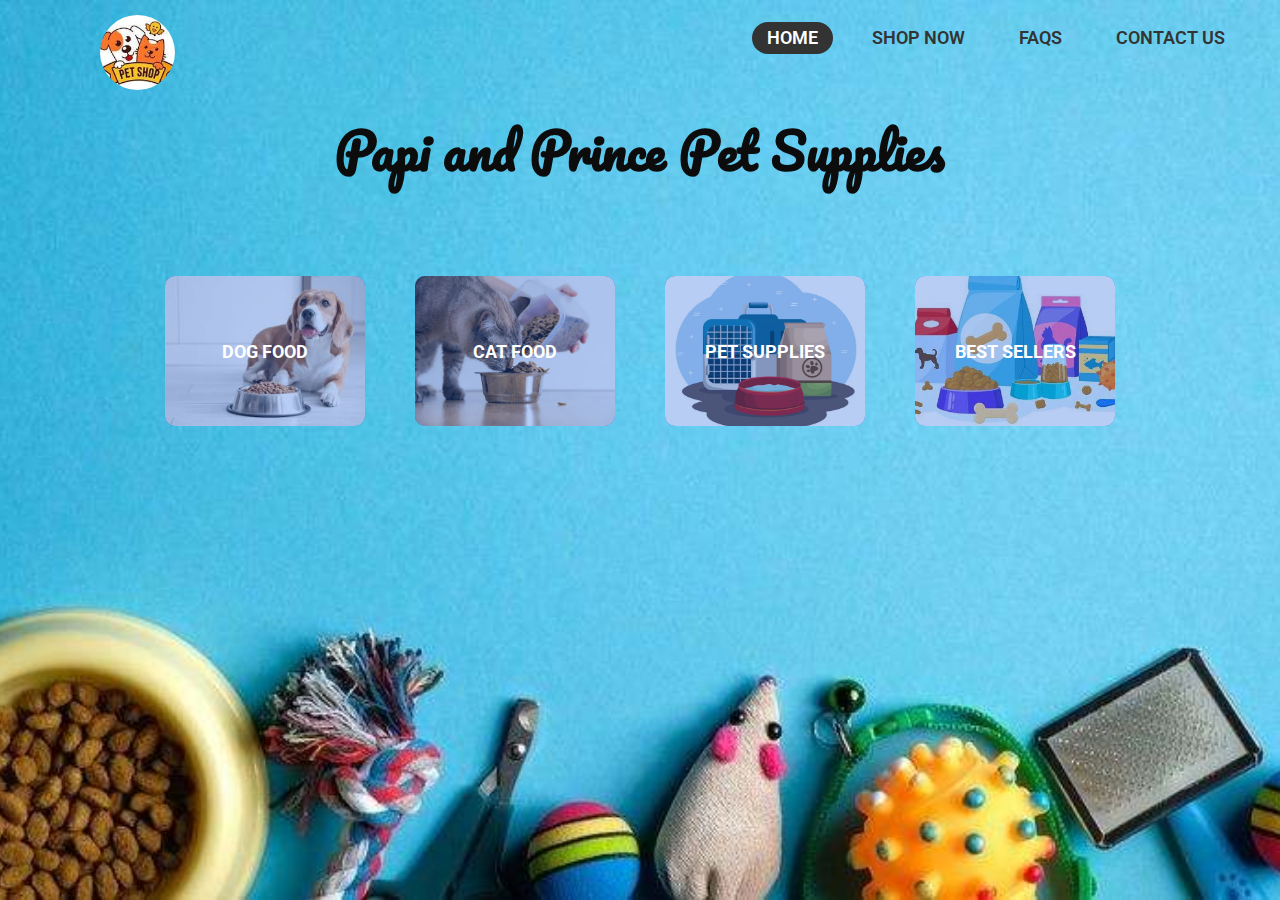
<file: index.html>
<!DOCTYPE html>
<html lang="en">
<head>
    <meta charset="UTF-8">
    <meta name="viewport" content="width=device-width, initial-scale=1.0">
    <title>Papi and Prince</title>
   <!--<link rel="stylesheet" href="style.css">-->
    <link rel="stylesheet" href="https://cdnjs.cloudflare.com/ajax/libs/font-awesome/6.0.0-beta3/css/all.min.css">
    <link href="https://fonts.googleapis.com/css2?family=Pacifico&amp;family=Roboto:wght@400;700&amp;display=swap" rel="stylesheet"/>
    <link href="https://developer.mozilla.org/en-US/docs/Web/CSS/font-family">
<style>
 body { /*background ng buong webpage*/
    background-image: url('back5.jpg');
            background-size: cover; 
            background-position: center; 
            background-repeat: no-repeat; 
            height: 100vh; 
            margin: 0; 
            font-family: 'Roboto', sans-serif;

}
/*para maging bilog ung logo*/
.circle-image {
    position: absolute;
    top: 15px;
    left: 100px;
    width: 75px;
    height: 75px;
    object-fit: cover;
    border-radius: 50%;
}
/* Para sa navigation bar */
.nav {
    position: absolute;
    top: 8px;
    right: 20px;
    padding: 20px;
    display: inline-block;
    gap: 20px;
    z-index: 10;
}
/* Para sa mga links sa navigation */
.nav a {
    position: relative;
    font-size: 1.1em;
    color: #333;
    font-weight: 600;
    text-decoration: none;
    margin-left: 20px;
    padding: 6px 15px;
    transition: .5s;
}
/* Para sa hover effect at active link */
.nav a:hover,
.nav a.active {
    color: #fff;
}
/* Para sa background ng hover effect */
.nav a span {
    position: absolute;
    top: 0;
    left: 0;
    width: 100%;
    height: 100%;
    background: #333;
    border-radius: 30px;
    z-index: -1;
    transform: scale(0);
    opacity: 0;
    transition: .5s;
}
/* Pag hover o active na link */
.nav a:hover span,
.nav a.active span {
    transform: scale(1);
    opacity: 1;
}
/* Para sa pangunahing content ng web page */
.main-content {
    text-align: center;
    padding: 50px 20px;
}
/* Para sa mga heading sa main content */
.main-content h2 {
    font-family: 'Pacifico',cursive;
    font-size: 50px;
    color: rgb(12, 12, 12);
    margin-top: -20px;
}
/* Para sa layout ng mga produkto */
.product-grid {
    display: flex;
    justify-content: center;
    flex-wrap: wrap;
    gap: 50px;
    margin-top: 120px;
}
/* Para sa bawat produkto */
.product {
    width: 200px;
    height: 150px;
    border-radius: 10px;
    display: flex;
    align-items: center;
    justify-content: center;
    color: white;
    font-weight: bold;
    font-size: 18px;
    position: relative;
    margin-top: -38px;
    background-color: #0f57dd;
}
/* Para sa image ng produkto */
.product img {
    width: 100%;
    height: 100%;
    border-radius: 10px;
    object-fit: cover;
    opacity: 0.7;
}
/* Para sa text sa loob ng produkto */
.product span {
    position: absolute;
}
</style>
   </head>
<body>
    <!-- Logo and Navigation part sa taas -->
    <div class="container-fluid">
        <img src="logo.jpg" alt="Circular image" class="circle-image">
        <div class="nav">
            <a href="#" class="active">HOME<span></span></a>
            <a href="/online-products/shopnow/shop.php">SHOP NOW<span></span></a>
            <a href="/online-products/faqs/faqs.html">FAQS<span></span></a>
            <a href="/online-products/Contact-info/contact.html">CONTACT US<span></span></a>
        </div>

    <!-- title ng online selling -->
    <div class="main-content">
        <br><br><br><br>
        <div class="home-container">
        <h2>Papi and Prince Pet Supplies</h2>
    </div>

 <!-- product section-->
<div class="product-grid">
    <a href="/online-products/image-products/dogfood.php" class="product">
        <img src="dog.jpg" alt="Dog Food" width="200" height="150" />
        <span>DOG FOOD</span>
    </a>
    
    <a href="/online-products/image-products/catfood.php" class="product">
        <img src="catfood.jpg" alt="Cat Food" width="200" height="150" />
        <span>CAT FOOD</span>
    </a>
    
    <a href="/online-products/image-products/petsupplies.php" class="product">
        <img src="sup.jpg" alt="Bird Food" width="200" height="150" />
        <span>PET SUPPLIES</span>
    </a>
    
    <a href="/online-products/image-products/sellerfood.php" class="product">
        <img src="sell3.jpg" alt="Best Seller Food" width="200" height="150" />
        <span>BEST SELLERS</span>
      </a>
    </div>
</div>

</body>
</html>
</file>
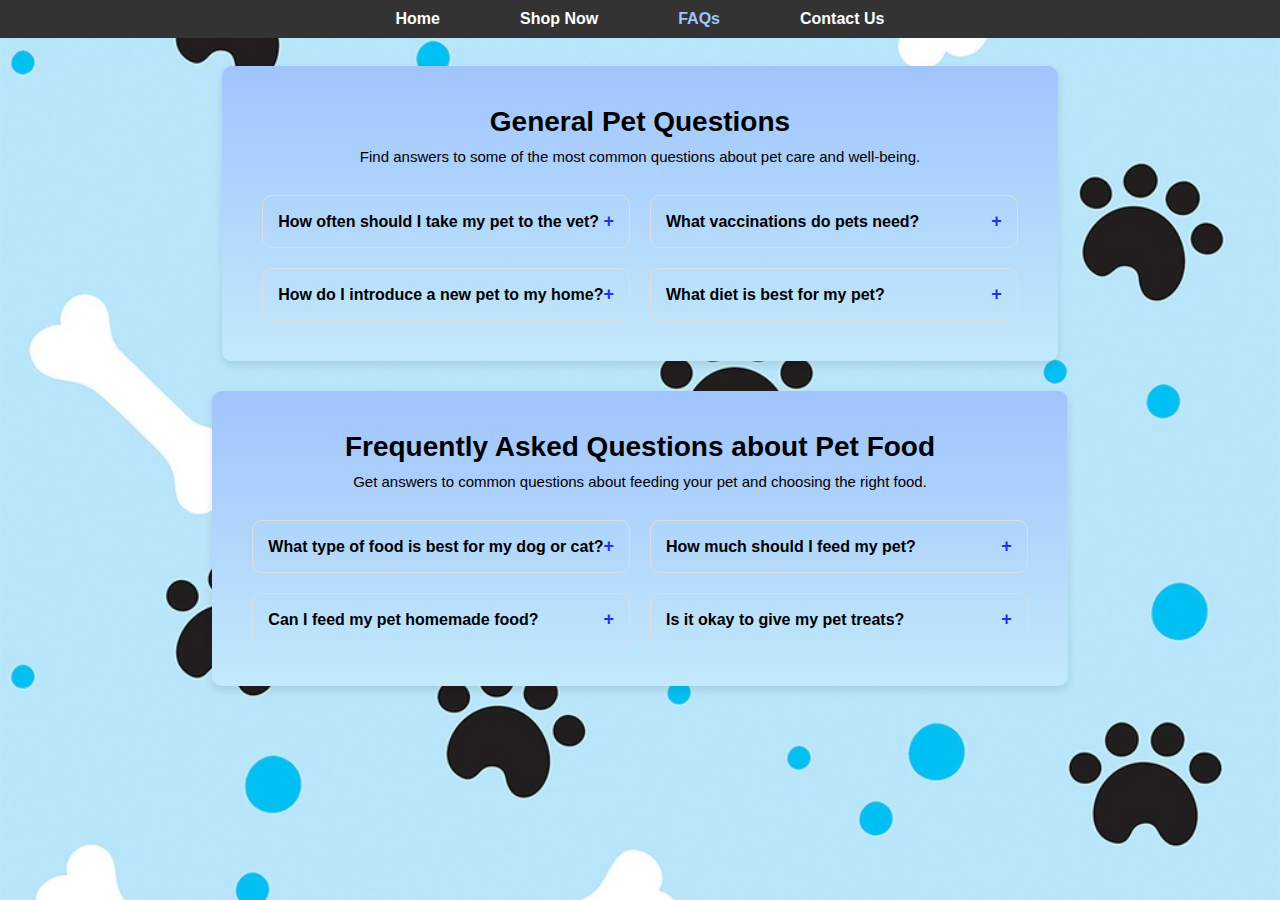
<file: faqs/faqs.html>
<!DOCTYPE html>
<html lang="en">
<head>
<meta charset="UTF-8">
<meta name="viewport" content="width=device-width, initial-scale=1.0">
<title>Pet FAQ Page</title>
<style>
    * {
        margin: 0;
        padding: 0;
        box-sizing: border-box;
        font-family: Arial, sans-serif;
    }

    body {
        background-image: url('faqsb.jpg');
        background-size: cover;
        background-position: center;
        background-attachment: fixed;
        display: flex;
        justify-content: center;
        align-items: center;
        flex-direction: column;
        padding: 30px;
    }
    .navbar {
            width: 100%;
            background-color: #333;
            padding: 10px 20px;
            display: flex;
            justify-content: center;
            position: fixed;
            top: 0;
            z-index: 1000;
            gap: 50px;
        }

        .navbar a {
            color: white;
            text-decoration: none;
            margin: 0 15px;
            font-size: 16px;
            font-weight: bold;
        }
        .navbar a.active {
    color: #a1c4fd; /* Highlighted color for active link */
    }
        .navbar a:hover {
            color: #a1c4fd;
        }

    .faq-section {
        background: linear-gradient(to bottom, #a1c4fd, #c2e9fb);
        background-size: cover;
        background-position: center;
        padding: 40px;
        border-radius: 10px;
        box-shadow: 0 4px 8px rgba(0, 0, 0, 0.1);
        margin-bottom: 30px;
        color: black;
    }

    .section-header {
        text-align: center;
        margin-bottom: 30px;
    }

    .section-header h2 {
        font-size: 28px;
        color: black;
    }

    .section-header p {
        color: black;
        font-size: 15px;
        margin-top: 10px;
    }

    .faq-grid {
        display: grid;
        grid-template-columns: 1fr 1fr;
        gap: 20px;
    }

    .faq-item {
        border: 1px solid #ddd;
        border-radius: 10px;
        padding: 15px;
    }

    .faq-item h3 {
        font-size: 16px;
        color: black;
        cursor: pointer;
        display: flex;
        justify-content: space-between;
        align-items: center;
        font-weight: bold;
    }

    .faq-item h3:hover {
        color: black;
    }

    .faq-item p {
        color: black;
        font-size: 14px;
        line-height: 1.5;
        margin-top: 10px;
        display: none;
    }

    .icon {
        font-size: 18px;
        color: #262ded  ;
    }
</style>
</head>
<body>
<div class="navbar">
        <a href="http://localhost/online-products/index.html">Home</a>
        <a href="http://localhost/online-products/shopnow/shop.php">Shop Now</a>
        <a href="#" class="active">FAQs</a>
        <a href="http://localhost/online-products/Contact-info/contact.html">Contact Us</a>
    </div><br><br>

<!-- General Pet Questions Section -->
<section class="faq-section">
    <div class="section-header">
        <h2>General Pet Questions</h2>
        <p>Find answers to some of the most common questions about pet care and well-being.</p>
    </div>
    <div class="faq-grid">
        <div class="faq-item">
            <h3>How often should I take my pet to the vet? <span class="icon">+</span></h3>
            <p>It’s recommended to take your pet to the vet at least once a year for a check-up. Senior pets or pets with health issues may require more frequent visits.</p>
        </div>
        <div class="faq-item">
            <h3>What vaccinations do pets need? <span class="icon">+</span></h3>
            <p>Core vaccinations for dogs include rabies, distemper, and parvovirus. For cats, core vaccines include rabies, feline distemper, and calicivirus.</p>
        </div>
        <div class="faq-item">
            <h3>How do I introduce a new pet to my home? <span class="icon">+</span></h3>
            <p>Start with a quiet space, give your pet time to adjust, and introduce them slowly to family members and other pets.</p>
        </div>
        <div class="faq-item">
            <h3>What diet is best for my pet? <span class="icon">+</span></h3>
            <p>A balanced diet rich in proteins, carbohydrates, and essential vitamins is best for pets. Consult your vet for specific dietary recommendations.</p>
        </div>
    </div>
</section>

<!-- Pet Food FAQs Section -->
<section class="faq-section">
    <div class="section-header">
        <h2>Frequently Asked Questions about Pet Food</h2>
        <p>Get answers to common questions about feeding your pet and choosing the right food.</p>
    </div>
    <div class="faq-grid">
        <div class="faq-item">
            <h3>What type of food is best for my dog or cat? <span class="icon">+</span></h3>
            <p>The best food depends on your pet’s age, breed, and health needs. Dry food, wet food, and raw food are common options. Consult your vet for specific recommendations.</p>
        </div>
        <div class="faq-item">
            <h3>How much should I feed my pet? <span class="icon">+</span></h3>
            <p>The amount of food your pet needs depends on its weight, age, and activity level. Always follow the feeding guidelines on the food package and consult your vet.</p>
        </div>
        <div class="faq-item">
            <h3>Can I feed my pet homemade food? <span class="icon">+</span></h3>
            <p>Homemade diets can be healthy if they’re balanced and meet your pet’s nutritional needs. Consult a vet or pet nutritionist before starting a homemade diet.</p>
        </div>
        <div class="faq-item">
            <h3>Is it okay to give my pet treats? <span class="icon">+</span></h3>
            <p>Treats are fine in moderation and can be used as rewards for training. However, avoid overfeeding treats, as they can lead to obesity.</p>
        </div>
    </div>
</section>

<script>
    // JavaScript for toggle functionality in FAQ items
    document.querySelectorAll('.faq-item h3').forEach(item => {
        item.addEventListener('click', () => {
            const content = item.nextElementSibling;
            const icon = item.querySelector('.icon');
            if (content.style.display === 'block') {
                content.style.display = 'none';
                icon.textContent = '+';
            } else {
                content.style.display = 'block';
                icon.textContent = '-';
            }
        });
    });
</script>

</body>
</html>
</file>
<file: style.css>
* body { /*background ng buong webpage*/
    background-image: url('back5.jpg');
            background-size: cover; 
            background-position: center; 
            background-repeat: no-repeat; 
            height: 100vh; 
            margin: 0; 
            font-family: 'Roboto', sans-serif;

}
/*para maging bilog ung logo*/
.circle-image {
    position: absolute;
    top: 15px;
    left: 100px;
    width: 75px;
    height: 75px;
    object-fit: cover;
    border-radius: 50%;
}
/* Para sa navigation bar */
.nav {
    position: absolute;
    top: 8px;
    right: 20px;
    padding: 20px;
    display: inline-block;
    gap: 20px;
    z-index: 10;
}
/* Para sa mga links sa navigation */
.nav a {
    position: relative;
    font-size: 1.1em;
    color: #333;
    font-weight: 600;
    text-decoration: none;
    margin-left: 20px;
    padding: 6px 15px;
    transition: .5s;
}
/* Para sa hover effect at active link */
.nav a:hover,
.nav a.active {
    color: #fff;
}
/* Para sa background ng hover effect */
.nav a span {
    position: absolute;
    top: 0;
    left: 0;
    width: 100%;
    height: 100%;
    background: #333;
    border-radius: 30px;
    z-index: -1;
    transform: scale(0);
    opacity: 0;
    transition: .5s;
}
/* Pag hover o active na link */
.nav a:hover span,
.nav a.active span {
    transform: scale(1);
    opacity: 1;
}
/* Para sa pangunahing content ng web page */
.main-content {
    text-align: center;
    padding: 50px 20px;
}
/* Para sa mga heading sa main content */
.main-content h2 {
    font-family: 'Pacifico',cursive;
    font-size: 50px;
    color: rgb(12, 12, 12);
    margin-top: -30px;
}
/* Para sa layout ng mga produkto */
.product-grid {
    display: flex;
    justify-content: center;
    flex-wrap: wrap;
    gap: 50px;
    margin-top: 10px;
}
/* Para sa bawat produkto */
.product {
    width: 200px;
    height: 150px;
    border-radius: 10px;
    display: flex;
    align-items: center;
    justify-content: center;
    color: white;
    font-weight: bold;
    font-size: 18px;
    position: relative;
    margin-top: -38px;
    background-color: #0f57dd;
}
/* Para sa image ng produkto */
.product img {
    width: 100%;
    height: 100%;
    border-radius: 10px;
    object-fit: cover;
    opacity: 0.7;
}
/* Para sa text sa loob ng produkto */
.product span {
    position: absolute;
}
</file>
